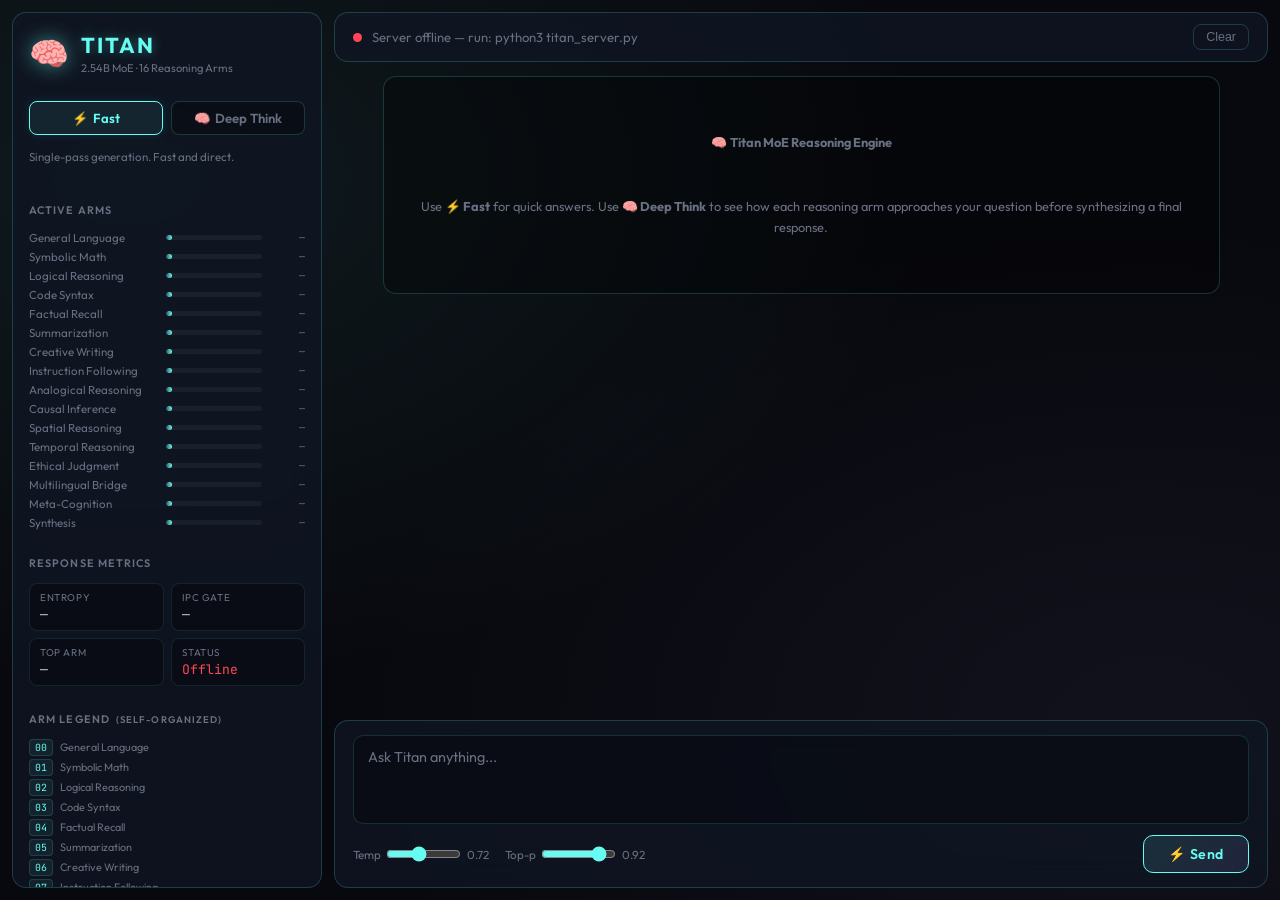
<file: chat_ui/index.html>
<!DOCTYPE html>
<html lang="en">
<head>
    <meta charset="UTF-8">
    <meta name="viewport" content="width=device-width, initial-scale=1.0">
    <title>TITAN — MoE Reasoning Engine</title>
    <meta name="description" content="Titan 2.54B MoE Reasoning Engine — 16-arm Mamba3 with deep think mode">
    <link href="https://fonts.googleapis.com/css2?family=Outfit:wght@300;400;600;700&family=JetBrains+Mono:wght@400;500&display=swap" rel="stylesheet">
    <link rel="stylesheet" href="style.css">
</head>
<body>
    <div class="app">

        <!-- Sidebar -->
        <aside class="sidebar glass-panel">
            <div class="sidebar-header">
                <div class="brain-icon">🧠</div>
                <div>
                    <h2>TITAN</h2>
                    <p class="subtitle">2.54B MoE · 16 Reasoning Arms</p>
                </div>
            </div>
            <div class="divider"></div>

            <!-- Mode toggle -->
            <div class="mode-toggle">
                <button id="btn-fast" class="mode-btn active" onclick="setMode('fast')">
                    <span>⚡</span> Fast
                </button>
                <button id="btn-deep" class="mode-btn" onclick="setMode('deep')">
                    <span>🧠</span> Deep Think
                </button>
            </div>
            <div class="mode-desc" id="mode-desc">Single-pass generation. Fast and direct.</div>

            <div class="divider"></div>
            <div class="section-label">Active Arms <span id="arm-entropy-badge" class="entropy-badge"></span></div>
            <div id="arm-bars" class="arm-bars">
                <!-- JS populated -->
            </div>

            <div class="divider"></div>
            <div class="section-label">Response Metrics</div>
            <div class="metrics-grid">
                <div class="metric-pill">
                    <span class="metric-label">Entropy</span>
                    <span class="metric-value" id="entropy-val">—</span>
                </div>
                <div class="metric-pill">
                    <span class="metric-label">IPC Gate</span>
                    <span class="metric-value" id="ipc-val">—</span>
                </div>
                <div class="metric-pill">
                    <span class="metric-label">Top Arm</span>
                    <span class="metric-value" id="top-arm-val">—</span>
                </div>
                <div class="metric-pill">
                    <span class="metric-label">Status</span>
                    <span class="metric-value accent" id="status-val">Loading...</span>
                </div>
            </div>

            <div class="divider"></div>
            <div class="section-label">Arm Legend <span style="font-size:0.6rem;color:var(--text-dim)">(self-organized)</span></div>
            <div class="arm-legend" id="arm-legend"></div>
        </aside>

        <!-- Main chat -->
        <main class="chat-main">
            <header class="chat-header glass-panel">
                <div class="header-left">
                    <span class="pulse-dot" id="pulse-dot"></span>
                    <span id="header-status">Connecting...</span>
                </div>
                <div class="header-right">
                    <label class="toggle-label" id="think-vis-toggle" style="display:none">
                        <input type="checkbox" id="show-thinking" checked onchange="toggleThinkingVisibility()">
                        Show thinking
                    </label>
                    <button class="btn-ghost" onclick="clearChat()">Clear</button>
                </div>
            </header>

            <div class="messages" id="messages">
                <div class="message system-msg">
                    <div class="message-content">
                        <p>🧠 <strong>Titan MoE Reasoning Engine</strong></p>
                        <p>Use <strong>⚡ Fast</strong> for quick answers. Use <strong>🧠 Deep Think</strong> to see how each reasoning arm approaches your question before synthesizing a final response.</p>
                    </div>
                </div>
            </div>

            <div class="input-area glass-panel">
                <textarea id="user-input" placeholder="Ask Titan anything..." rows="3"
                          onkeydown="handleKey(event)"></textarea>
                <div class="input-controls">
                    <div class="param-group">
                        <label>Temp
                            <input type="range" id="temp-slider" min="0.1" max="1.5" step="0.05" value="0.72"
                                   oninput="document.getElementById('temp-val').textContent=this.value">
                        </label>
                        <span id="temp-val">0.72</span>
                    </div>
                    <div class="param-group">
                        <label>Top-p
                            <input type="range" id="topp-slider" min="0.5" max="1.0" step="0.01" value="0.92"
                                   oninput="document.getElementById('topp-val').textContent=this.value">
                        </label>
                        <span id="topp-val">0.92</span>
                    </div>
                    <button id="send-btn" class="btn-send" onclick="sendMessage()">
                        <span id="send-icon">⚡</span> <span id="send-label">Send</span>
                    </button>
                </div>
            </div>
        </main>
    </div>
    <script src="app.js"></script>
</body>
</html>
</file>
<file: chat_ui/style.css>
:root {
    --bg:         #08090e;
    --panel:      rgba(16, 22, 35, 0.80);
    --border:     rgba(102, 252, 241, 0.18);
    --accent:     #66fcf1;
    --accent2:    #a29bfe;
    --think-clr:  rgba(162, 155, 254, 0.12);
    --think-bdr:  rgba(162, 155, 254, 0.28);
    --text:       #c5c6c7;
    --text-dim:   #687082;
    --danger:     #ff4757;
    --warn:       #ffa502;
    --green:      #2ecc71;
    --radius:     14px;
    --sidebar-w:  310px;
}

* { margin:0; padding:0; box-sizing:border-box; }

body {
    background: var(--bg);
    background-image:
        radial-gradient(ellipse at 10% 20%, rgba(102,252,241,0.07) 0%, transparent 50%),
        radial-gradient(ellipse at 90% 80%, rgba(162,155,254,0.06) 0%, transparent 50%);
    color: var(--text);
    font-family: 'Outfit', sans-serif;
    height: 100vh;
    overflow: hidden;
}

.glass-panel {
    background: var(--panel);
    backdrop-filter: blur(16px);
    -webkit-backdrop-filter: blur(16px);
    border: 1px solid var(--border);
    border-radius: var(--radius);
}

.app {
    display: grid;
    grid-template-columns: var(--sidebar-w) 1fr;
    height: 100vh;
    gap: 12px;
    padding: 12px;
}

/* ── Sidebar ──────────────────────────────────────────────────────────────── */
.sidebar {
    display: flex;
    flex-direction: column;
    gap: 13px;
    padding: 18px 16px;
    overflow-y: auto;
}

.sidebar-header { display:flex; align-items:center; gap:12px; }
.brain-icon { font-size:2rem; filter:drop-shadow(0 0 10px rgba(102,252,241,0.5)); }
.sidebar-header h2 { font-size:1.35rem; font-weight:700; letter-spacing:2px; color:var(--accent); text-shadow:0 0 12px rgba(102,252,241,0.35); }
.subtitle { font-size:0.7rem; color:var(--text-dim); margin-top:2px; }
.divider { height:1px; background:var(--border); }
.section-label { font-size:0.68rem; font-weight:600; letter-spacing:0.1em; text-transform:uppercase; color:var(--text-dim); display:flex; align-items:center; gap:6px; }

/* ── Mode toggle ──────────────────────────────────────────────────────────── */
.mode-toggle { display:flex; gap:8px; }
.mode-btn {
    flex:1; padding:8px; border-radius:8px; border:1px solid var(--border);
    background:rgba(0,0,0,0.3); color:var(--text-dim); cursor:pointer;
    font-family:'Outfit',sans-serif; font-size:0.82rem; font-weight:600;
    transition:all 0.2s; display:flex; align-items:center; justify-content:center; gap:5px;
}
.mode-btn.active { border-color:var(--accent); color:var(--accent); background:rgba(102,252,241,0.07); box-shadow:0 0 10px rgba(102,252,241,0.1); }
.mode-btn:hover:not(.active) { border-color:rgba(102,252,241,0.4); color:var(--text); }
.mode-desc { font-size:0.72rem; color:var(--text-dim); line-height:1.5; min-height:2.5em; }

.entropy-badge { font-size:0.62rem; font-family:'JetBrains Mono',monospace; color:var(--accent); }

/* ── Arm bars ─────────────────────────────────────────────────────────────── */
.arm-bars { display:flex; flex-direction:column; gap:4px; }
.arm-bar-row { display:flex; align-items:center; gap:7px; font-size:0.72rem; }
.arm-bar-label { width:130px; white-space:nowrap; overflow:hidden; text-overflow:ellipsis; color:var(--text-dim); transition:color 0.3s; }
.arm-bar-row.active .arm-bar-label { color:var(--text); }
.arm-bar-row.top-arm .arm-bar-label { color:#fff; font-weight:600; }
.arm-bar-track { flex:1; height:5px; background:rgba(255,255,255,0.05); border-radius:3px; overflow:hidden; }
.arm-bar-fill { height:100%; border-radius:3px; background:linear-gradient(90deg,rgba(102,252,241,0.25),var(--accent)); transition:width 0.35s ease; min-width:2px; }
.arm-bar-row.top-arm .arm-bar-fill { background:linear-gradient(90deg,var(--accent2),var(--accent)); box-shadow:0 0 6px rgba(102,252,241,0.45); }
.arm-weight-label { font-family:'JetBrains Mono',monospace; font-size:0.62rem; color:var(--text-dim); width:36px; text-align:right; }

/* ── Metrics ──────────────────────────────────────────────────────────────── */
.metrics-grid { display:grid; grid-template-columns:1fr 1fr; gap:7px; }
.metric-pill { background:rgba(0,0,0,0.3); border:1px solid rgba(102,252,241,0.1); border-radius:8px; padding:7px 10px; display:flex; flex-direction:column; gap:2px; }
.metric-label { font-size:0.62rem; color:var(--text-dim); text-transform:uppercase; letter-spacing:0.06em; }
.metric-value { font-family:'JetBrains Mono',monospace; font-size:0.82rem; color:var(--text); }
.metric-value.accent { color:var(--accent); }

/* ── Arm legend ───────────────────────────────────────────────────────────── */
.arm-legend { display:flex; flex-direction:column; gap:3px; }
.arm-legend-item { display:flex; align-items:center; gap:7px; font-size:0.68rem; color:var(--text-dim); }
.arm-num { font-family:'JetBrains Mono',monospace; font-size:0.62rem; background:rgba(102,252,241,0.07); border:1px solid rgba(102,252,241,0.14); border-radius:4px; padding:1px 4px; color:var(--accent); min-width:24px; text-align:center; }

/* ── Chat main ────────────────────────────────────────────────────────────── */
.chat-main { display:flex; flex-direction:column; gap:10px; height:100%; min-height:0; }
.chat-header { display:flex; align-items:center; justify-content:space-between; padding:11px 18px; flex-shrink:0; }
.header-left { display:flex; align-items:center; gap:10px; font-size:0.82rem; color:var(--text-dim); }
.header-right { display:flex; align-items:center; gap:12px; }

.toggle-label { display:flex; align-items:center; gap:6px; font-size:0.78rem; color:var(--text-dim); cursor:pointer; user-select:none; }
.toggle-label input { accent-color:var(--accent2); cursor:pointer; }

.pulse-dot { width:9px; height:9px; background:var(--accent); border-radius:50%; box-shadow:0 0 0 0 rgba(102,252,241,0.7); animation:pulse 2s infinite; }
.pulse-dot.loading { background:var(--warn); }
.pulse-dot.error   { background:var(--danger); animation:none; }
@keyframes pulse { 0%{box-shadow:0 0 0 0 rgba(102,252,241,0.7)} 70%{box-shadow:0 0 0 8px rgba(102,252,241,0)} 100%{box-shadow:0 0 0 0 rgba(102,252,241,0)} }

.btn-ghost { background:none; border:1px solid var(--border); color:var(--text-dim); padding:5px 12px; border-radius:8px; cursor:pointer; font-size:0.78rem; transition:all 0.2s; }
.btn-ghost:hover { border-color:var(--accent); color:var(--accent); }

/* ── Messages ─────────────────────────────────────────────────────────────── */
.messages { flex:1; overflow-y:auto; display:flex; flex-direction:column; gap:14px; padding:4px 2px; min-height:0; }
.messages::-webkit-scrollbar { width:3px; }
.messages::-webkit-scrollbar-thumb { background:rgba(102,252,241,0.15); border-radius:2px; }

.message { display:flex; flex-direction:column; gap:5px; max-width:100%; }
.message.user-msg  { align-items:flex-end; }
.message.titan-msg { align-items:flex-start; }
.message.system-msg { align-items:center; }

.message-role { font-size:0.68rem; font-weight:600; letter-spacing:0.08em; text-transform:uppercase; color:var(--text-dim); }
.message.titan-msg .message-role { color:var(--accent); }

.message-content { max-width:80%; padding:13px 17px; border-radius:13px; font-size:0.9rem; line-height:1.65; white-space:pre-wrap; word-break:break-word; }
.message.user-msg .message-content { background:rgba(102,252,241,0.07); border:1px solid rgba(102,252,241,0.18); border-bottom-right-radius:4px; }
.message.titan-msg .message-content { background:rgba(162,155,254,0.055); border:1px solid rgba(162,155,254,0.14); border-bottom-left-radius:4px; }
.message.system-msg .message-content { background:rgba(0,0,0,0.3); border:1px solid var(--border); font-size:0.8rem; color:var(--text-dim); max-width:90%; text-align:center; }

/* ── Arm chips ────────────────────────────────────────────────────────────── */
.arm-chips { display:flex; flex-wrap:wrap; gap:5px; max-width:80%; }
.arm-chip { font-size:0.65rem; padding:3px 8px; border-radius:20px; border:1px solid rgba(102,252,241,0.18); background:rgba(102,252,241,0.04); color:var(--accent); font-family:'JetBrains Mono',monospace; }
.arm-chip.top { border-color:var(--accent); background:rgba(102,252,241,0.09); }

/* ── Think panel ──────────────────────────────────────────────────────────── */
.think-panel {
    max-width: 80%;
    border: 1px solid var(--think-bdr);
    border-radius: 12px;
    background: var(--think-clr);
    overflow: hidden;
    margin-bottom: 6px;
    transition: all 0.3s ease;
}

.think-header {
    display: flex;
    align-items: center;
    gap: 8px;
    padding: 9px 14px;
    background: rgba(162,155,254,0.08);
    border-bottom: 1px solid var(--think-bdr);
    cursor: pointer;
    user-select: none;
}
.think-header:hover { background: rgba(162,155,254,0.13); }

.think-spinner {
    font-size: 0.9rem;
    display: inline-block;
    animation: spin 1.5s linear infinite;
}
@keyframes spin { to { transform: rotate(360deg); } }

.think-title {
    flex: 1;
    font-size: 0.76rem;
    font-weight: 600;
    color: var(--accent2);
    letter-spacing: 0.04em;
}

.think-toggle-btn {
    background: none;
    border: none;
    color: var(--text-dim);
    cursor: pointer;
    font-size: 0.8rem;
    padding: 0 4px;
    transition: transform 0.2s;
}

.think-panel.collapsed .think-body { display: none; }
.think-panel.collapsed .think-toggle-btn { transform: rotate(180deg); }

.think-body {
    max-height: 340px;
    overflow-y: auto;
    padding: 10px 14px;
    display: flex;
    flex-direction: column;
    gap: 10px;
}
.think-body::-webkit-scrollbar { width: 3px; }
.think-body::-webkit-scrollbar-thumb { background: rgba(162,155,254,0.3); border-radius:2px; }

/* ── Per-arm thought block ────────────────────────────────────────────────── */
.thought-block {
    background: rgba(0,0,0,0.2);
    border: 1px solid rgba(162,155,254,0.15);
    border-radius: 8px;
    padding: 9px 12px;
    animation: fadeSlide 0.3s ease;
}
@keyframes fadeSlide { from { opacity:0; transform:translateY(6px); } to { opacity:1; transform:none; } }

.thought-header {
    display: flex;
    align-items: center;
    gap: 8px;
    margin-bottom: 5px;
}

.thought-arm {
    font-family: 'JetBrains Mono', monospace;
    font-size: 0.65rem;
    padding: 1px 6px;
    border-radius: 4px;
    background: rgba(162,155,254,0.14);
    border: 1px solid rgba(162,155,254,0.25);
    color: var(--accent2);
}

.thought-label {
    font-size: 0.73rem;
    font-weight: 600;
    color: var(--text);
    flex: 1;
}

.thought-weight {
    font-family: 'JetBrains Mono', monospace;
    font-size: 0.62rem;
    color: var(--accent);
    opacity: 0.75;
}

.thought-text {
    font-size: 0.82rem;
    line-height: 1.55;
    color: var(--text-dim);
    font-style: italic;
    white-space: pre-wrap;
    word-break: break-word;
}

/* ── Cursor ───────────────────────────────────────────────────────────────── */
.cursor { display:inline-block; width:2px; height:1em; background:var(--accent); margin-left:2px; vertical-align:text-bottom; animation:blink 0.8s step-end infinite; }
@keyframes blink { 50%{opacity:0} }

/* ── Input area ───────────────────────────────────────────────────────────── */
.input-area { padding:14px 18px; display:flex; flex-direction:column; gap:11px; flex-shrink:0; }
textarea { width:100%; background:rgba(0,0,0,0.3); border:1px solid rgba(102,252,241,0.14); border-radius:10px; color:var(--text); font-family:'Outfit',sans-serif; font-size:0.9rem; padding:11px 14px; resize:none; outline:none; transition:border-color 0.2s; line-height:1.5; }
textarea:focus { border-color:rgba(102,252,241,0.45); }
textarea::placeholder { color:var(--text-dim); }

.input-controls { display:flex; align-items:center; gap:16px; }
.param-group { display:flex; align-items:center; gap:6px; font-size:0.73rem; color:var(--text-dim); }
.param-group label { display:flex; align-items:center; gap:5px; cursor:pointer; }
input[type="range"] { width:75px; accent-color:var(--accent); cursor:pointer; }

.btn-send { margin-left:auto; background:linear-gradient(135deg,rgba(102,252,241,0.12),rgba(162,155,254,0.12)); border:1px solid var(--accent); color:var(--accent); padding:9px 24px; border-radius:10px; font-size:0.88rem; font-weight:600; cursor:pointer; font-family:'Outfit',sans-serif; transition:all 0.2s; letter-spacing:0.04em; }
.btn-send:hover { background:rgba(102,252,241,0.18); box-shadow:0 0 14px rgba(102,252,241,0.18); }
.btn-send:disabled { opacity:0.4; cursor:not-allowed; }

@media (max-width:900px) { .app { grid-template-columns:1fr; } .sidebar { display:none; } }
</file>
